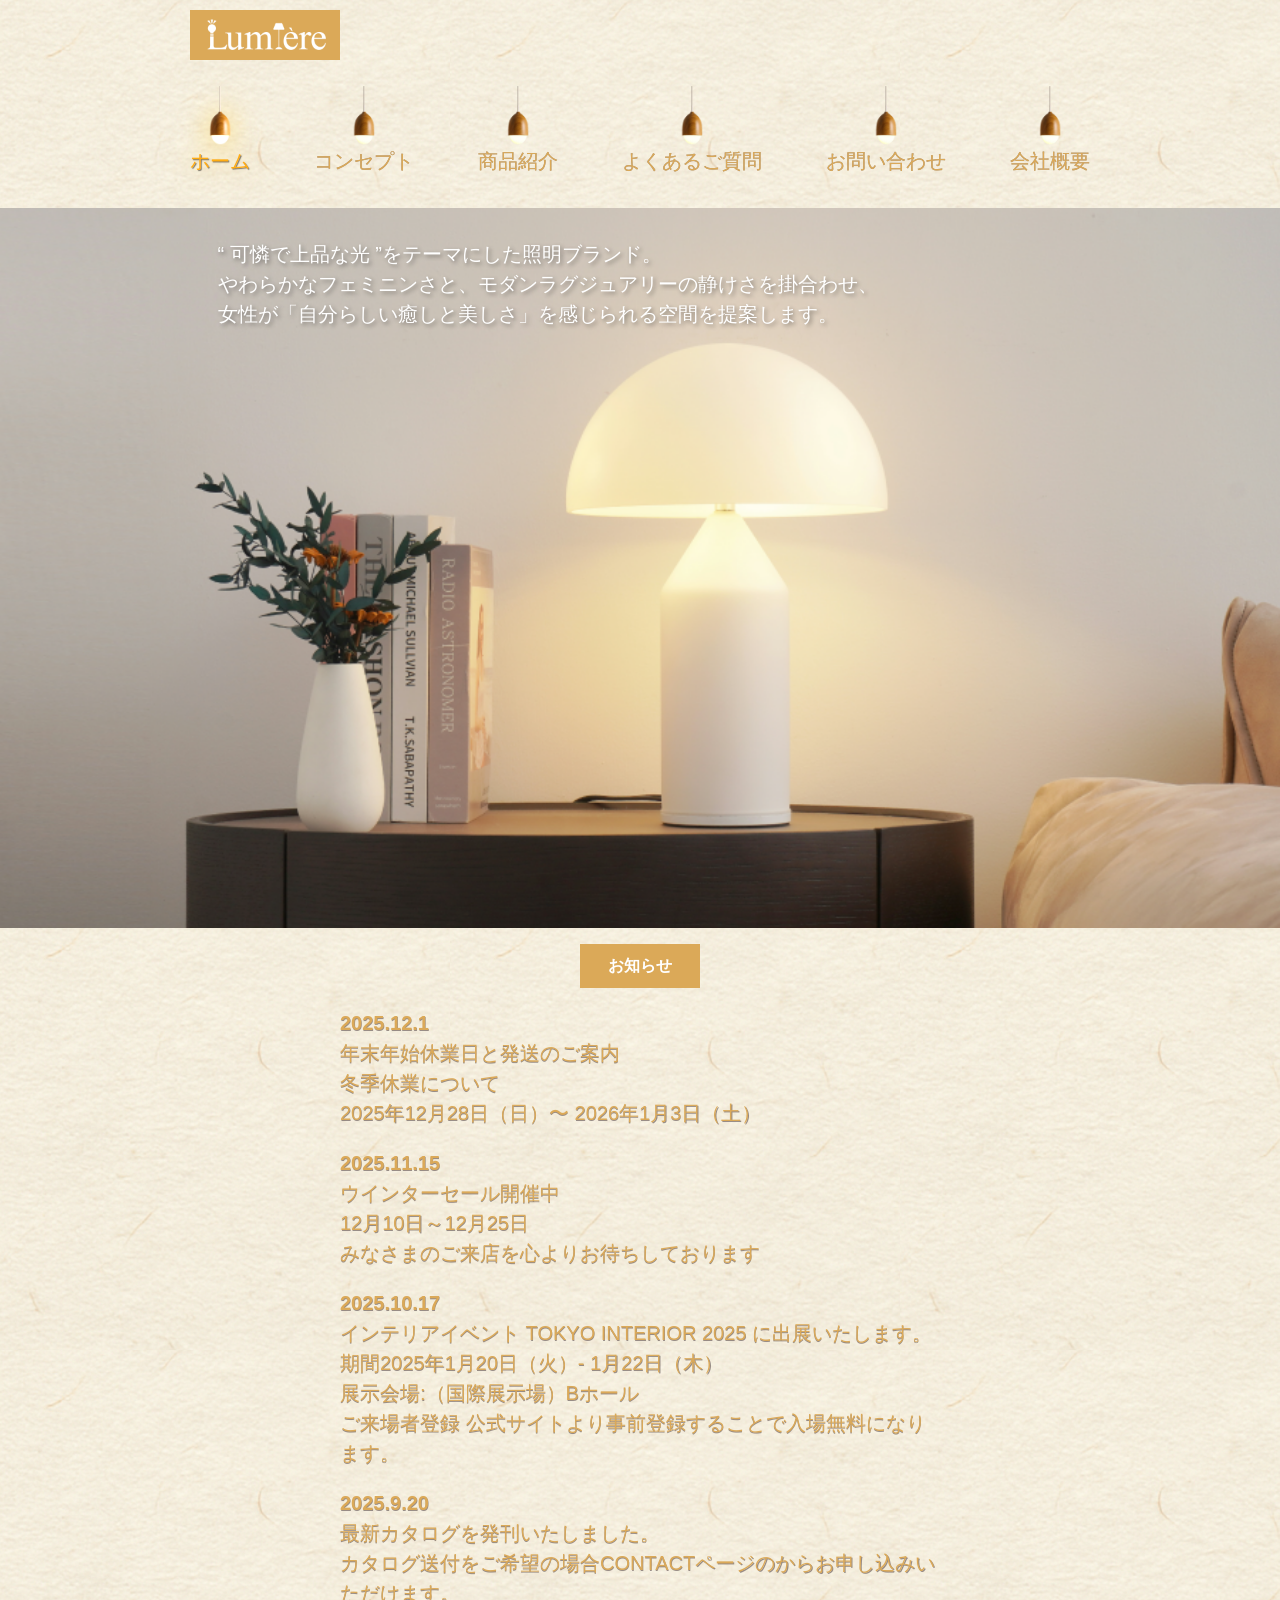
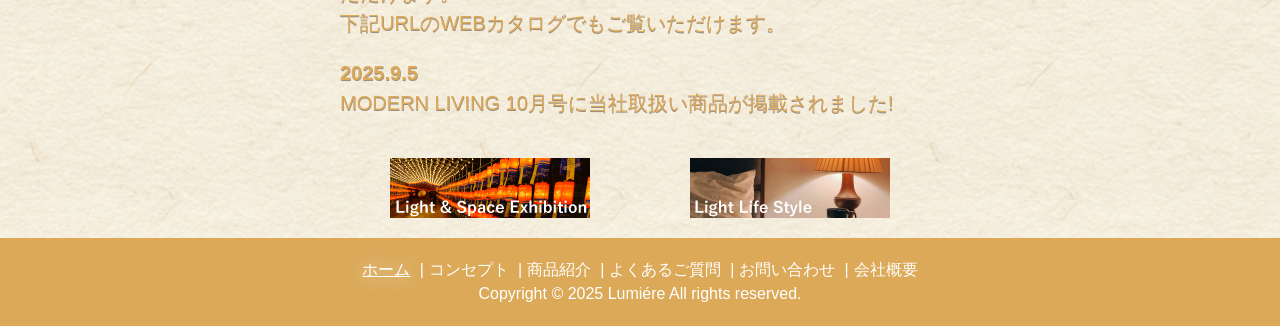
<file: index.html>
<!DOCTYPE html>
<html lang="ja" dir="ltr">
<head>
	<meta charset="UTF-8">
	<meta name="viewport" content="width=device-width, initial-scale=1.0">
	<meta name="description" content="都内にある照明専門ブランド「Lumière」の紹介サイトです。">
	<link rel="icon" href="assets/images/favicon.ico">
	<link rel="stylesheet" href="assets/css/reset.css">
	<link rel="stylesheet" href="assets/css/common.css" >
	<link rel="stylesheet" href="assets/css/common_sp.css" media="(max-width: 600px)">
	<link rel="stylesheet" href="assets/css/top.css">
	<title>トップページ Lumière</title>
</head>
<body id="top">
	<div class="header">
		<header>
			<h1><a href="index.html"><img src="assets/images/logo.png" alt="Lumière logo" width="150" height="50"></a></h1>
		</header>
		<hr>
		<nav>
			<input type="checkbox" id="menu">
			<label for="menu"><span></span></label>
			<ul>
				<li class="menu1"><a href="index.html">ホーム</a></li>
				<li class="menu2"><a href="concept/index.html">コンセプト</a></li>
				<li class="menu3"><a href="goods/index.html">商品紹介</a></li>
				<li class="menu4"><a href="faq/index.html">よくあるご質問</a></li>
				<li class="menu5"><a href="contact/index.html">お問い合わせ</a></li>
				<li class="menu6"><a href="company/index.html">会社概要</a></li>
			</ul>
		</nav>
	</div><!--  /.header-->
	<hr>
	<main>
		<div class="mv-wrapper">
			<p class="mv"><img src="assets/images/top/top_images/main.png" alt="" width="900" height="509" ></P>
			<p class="mv-text">&ldquo; 可憐で上品な光 &rdquo;をテーマにした照明ブランド。<br>
			やわらかなフェミニンさと、モダンラグジュアリーの静けさを掛合わせ、<br>
			女性が「自分らしい癒しと美しさ」を感じられる空間を提案します。</p>
		</div>
		<div class="content-wrapper">
			<h2>お知らせ</h2>
			<dl>
				<dt>2025.12.1</dt>
				<dd>年末年始休業日と発送のご案内<br>
				冬季休業について<br>
				2025年12月28日（日）〜 2026年1月3日（土）</dd>
				<dt>2025.11.15</dt>
				<dd>ウインターセール開催中<br>
				12月10日～12月25日<br>
				みなさまのご来店を心よりお待ちしております</dd>
				<dt>2025.10.17</dt>
				<dd>インテリアイベント TOKYO INTERIOR 2025 に出展いたします。<br>
				期間2025年1月20日（火）- 1月22日（木）<br>
				展示会場:（国際展示場）Bホール<br>
				ご来場者登録 公式サイトより事前登録することで入場無料になります。</dd>
				<dt>2025.9.20</dt>
				<dd>最新カタログを発刊いたしました。<br>
				カタログ送付をご希望の場合CONTACTページのからお申し込みいただけます。<br>
				下記URLのWEBカタログでもご覧いただけます。
				</dd>
				<dt>2025.9.5</dt>
				<dd>MODERN LIVING 10月号に当社取扱い商品が掲載されました!<br>
				</dd>
			</dl>
		</div><!--/.content-wrapper-->
	</main>
	<hr>
	<div class="banner">
		<p><img src="assets/images/top/top_images/banner1_03.png"></p>
		<p><img src="assets/images/top/top_images/banner2.png"></p>
	</div>
	<hr>
	<footer>
		<ul>
			<li class="menu1"><a href="index.html">ホーム</a></li>
			<li class="menu2"><a href="concept/index.html">コンセプト</a></li>
			<li class="menu3"><a href="goods/index.html">商品紹介</a></li>
			<li class="menu4"><a href="faq/index.html">よくあるご質問</a></li>
			<li class="menu5"><a href="contact/index.html">お問い合わせ</a></li>
			<li class="menu6"><a href="company/index.html">会社概要</a></li>
		</ul>
		<p><small>Copyright &copy; 2025 Lumiére All rights reserved.</small></p>
	</footer>
</body>
</html>
</file>
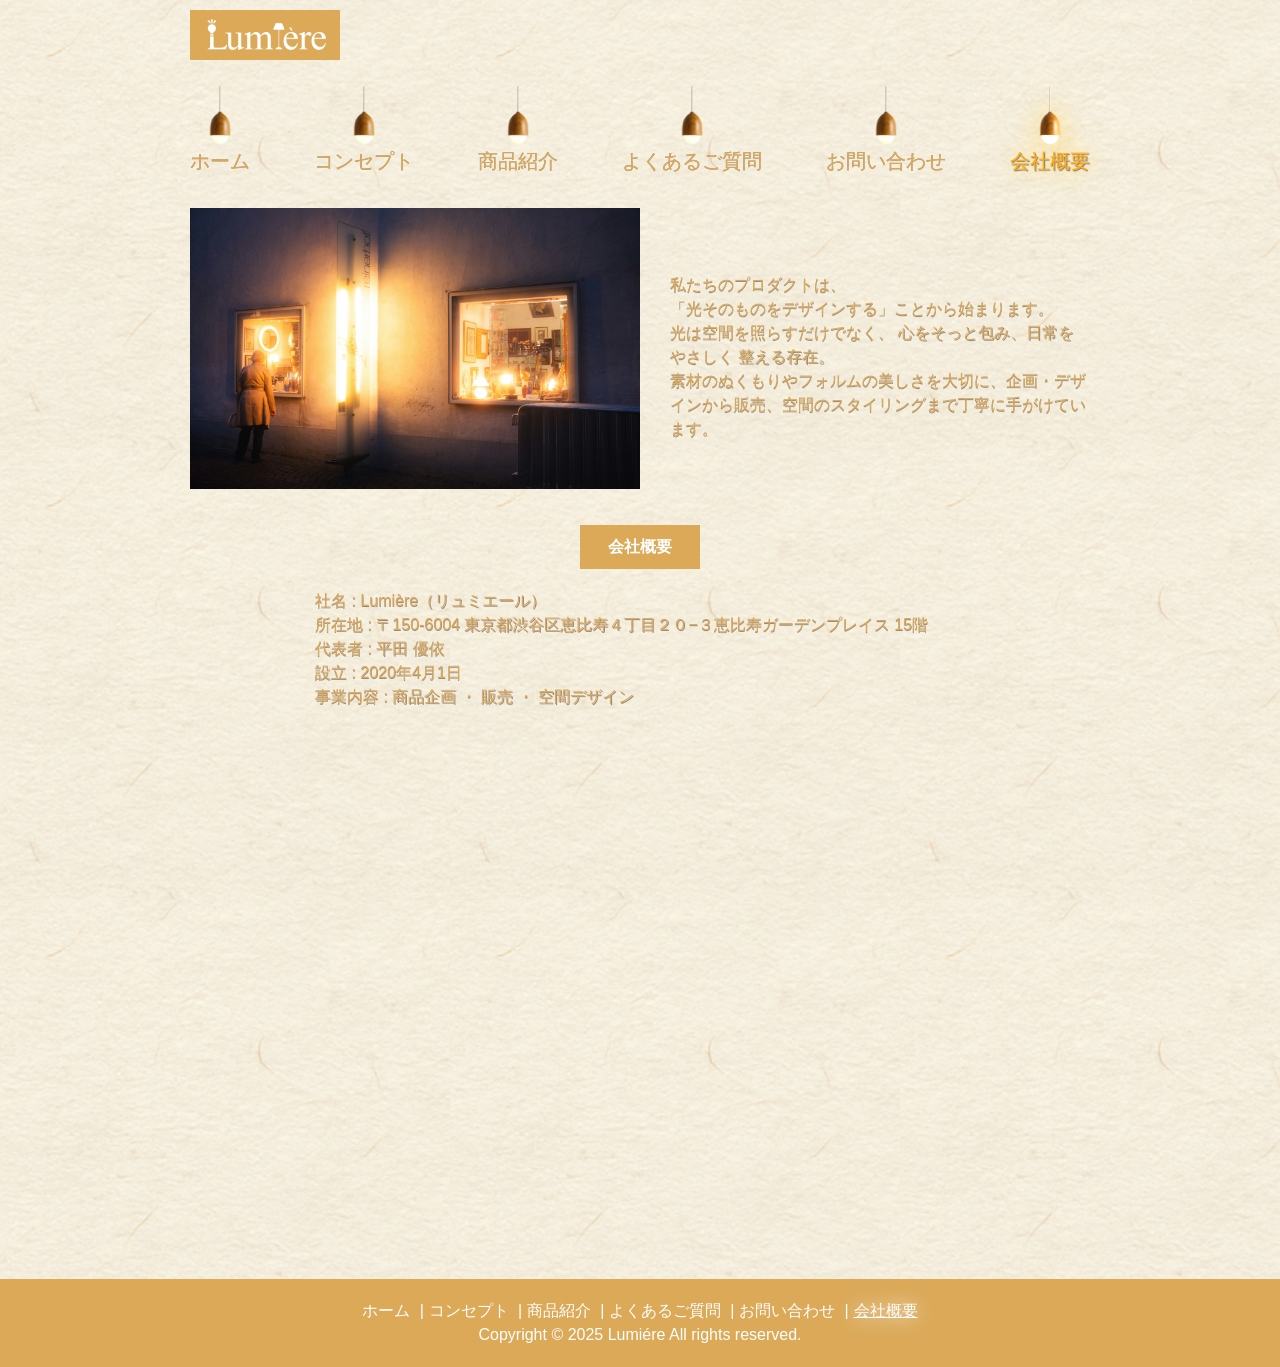
<file: company/index.html>
<!DOCTYPE html>
<html lang="ja" dir="ltr">
<head>
<meta charset="utf-8">
<meta name="viewport" content="width=device-width, initial-scale=1.0">
<meta name="description" content="Lumièreのブランド概要・所在地・事業内容などをご紹介。「光で心を満たす」をテーマに、デザインと品質の両面から上質なライティング空間をお届けしています。">
<title>会社概要 Lumière</title>
<link rel="icon" href="../assets/images/favicon.ico">
<link rel="stylesheet" href="../assets/css/reset.css">
<link rel="stylesheet" href="../assets/css/common.css" >
<link rel="stylesheet" href="../assets/css/common_sp.css" media="(max-width: 600px)">
<link rel="stylesheet" href="../assets/css/company.css">

</head>
<body id="company">
<!--会社概要(company)会社概要のプロダクトは左写真　右テキストで並べる スマホはは縦並びで-->
	<div class="header">
		<header>
			<h1><a href="../index.html"><img src="../assets/images/logo.png" alt="Lumière logo" width="150" height="50"></a></h1>
		</header>
		<hr>
		<nav>
			<input type="checkbox" id="menu">
			<label for="menu"><span></span></label>
			<ul>
				<li class="menu1"><a href="../index.html">ホーム</a></li>
				<li class="menu2"><a href="../concept/index.html">コンセプト</a></li>
				<li class="menu3"><a href="../goods/index.html">商品紹介</a></li>
				<li class="menu4"><a href="../faq/index.html">よくあるご質問</a></li>
				<li class="menu5"><a href="../contact/index.html">お問い合わせ</a></li>
				<li class="menu6"><a href="index.html">会社概要</a></li>
			</ul>
		</nav>
	</div><!--  /.header-->
	<hr>
	<main>
		<h2>プロダクト</h2>
		<div class="co_main">
			<p><img src="../assets/images/company/c2images/company2_01.png"></p>
			<p id="co_text">私たちのプロダクトは、<br>
			「光そのものをデザインする」ことから始まります。<br>
			光は空間を照らすだけでなく、
			心をそっと包み、日常をやさしく
			整える存在。<br>
			素材のぬくもりやフォルムの美しさを大切に、企画・デザインから販売、空間のスタイリングまで丁寧に手がけています。</p>
		</div><!-- /.co_main -->
		<h3>会社概要</h3>
		<div class="co_text">
			<p>社名 : Lumière（リュミエール）<br>
				所在地 : 〒150-6004 東京都渋谷区恵比寿４丁目２０−３恵比寿ガーデンプレイス 15階<br>
			代表者 : 平田 優依<br>
			設立 : 2020年4月1日<br>
			事業内容 : 商品企画 ・ 販売 ・ 空間デザイン</p>
		</div><!-- /.co_text -->
		<h2>アクセスマップ</h2>
			<!--グーグルマップで住所を検索、共有、地図を埋め込む、小中大カスタムサイズ-->
		<p class="map-wrapper">
			<iframe src="https://www.google.com/maps/embed?pb=!1m16!1m12!1m3!1d3242.4086259620685!2d139.71085707483516!3d35.64230278211304!2m3!1f0!2f0!3f0!3m2!1i1024!2i768!4f13.1!2m1!1z5p2x5Lqs6YO95riL6LC35Yy65oG15q-U5a-_77yU5LiB55uu77yS77yQ4oiS77yT5oG15q-U5a-_44Ks44O844OH44Oz44OX44Os44Kk44K5IDE16ZqO!5e0!3m2!1sja!2sjp!4v1762309016581!5m2!1sja!2sjp" width="800" height="500" style="border:0;" allowfullscreen="" loading="lazy" referrerpolicy="no-referrer-when-downgrade"></iframe>
		</p>
	</main>
	<hr>
	<footer>
		<ul>
			<li class="menu1"><a href="../index.html">ホーム</a></li>
			<li class="menu2"><a href="../concept/index.html">コンセプト</a></li>
			<li class="menu3"><a href="../goods/index.html">商品紹介</a></li>
			<li class="menu4"><a href="../faq/index.html">よくあるご質問</a></li>
			<li class="menu5"><a href="../contact/index.html">お問い合わせ</a></li>
			<li class="menu6"><a href="index.html">会社概要</a></li>
		</ul>
		<p><small>Copyright &copy; 2025 Lumiére All rights reserved.</small></p>
	</footer>
</body>
</html>
</file>
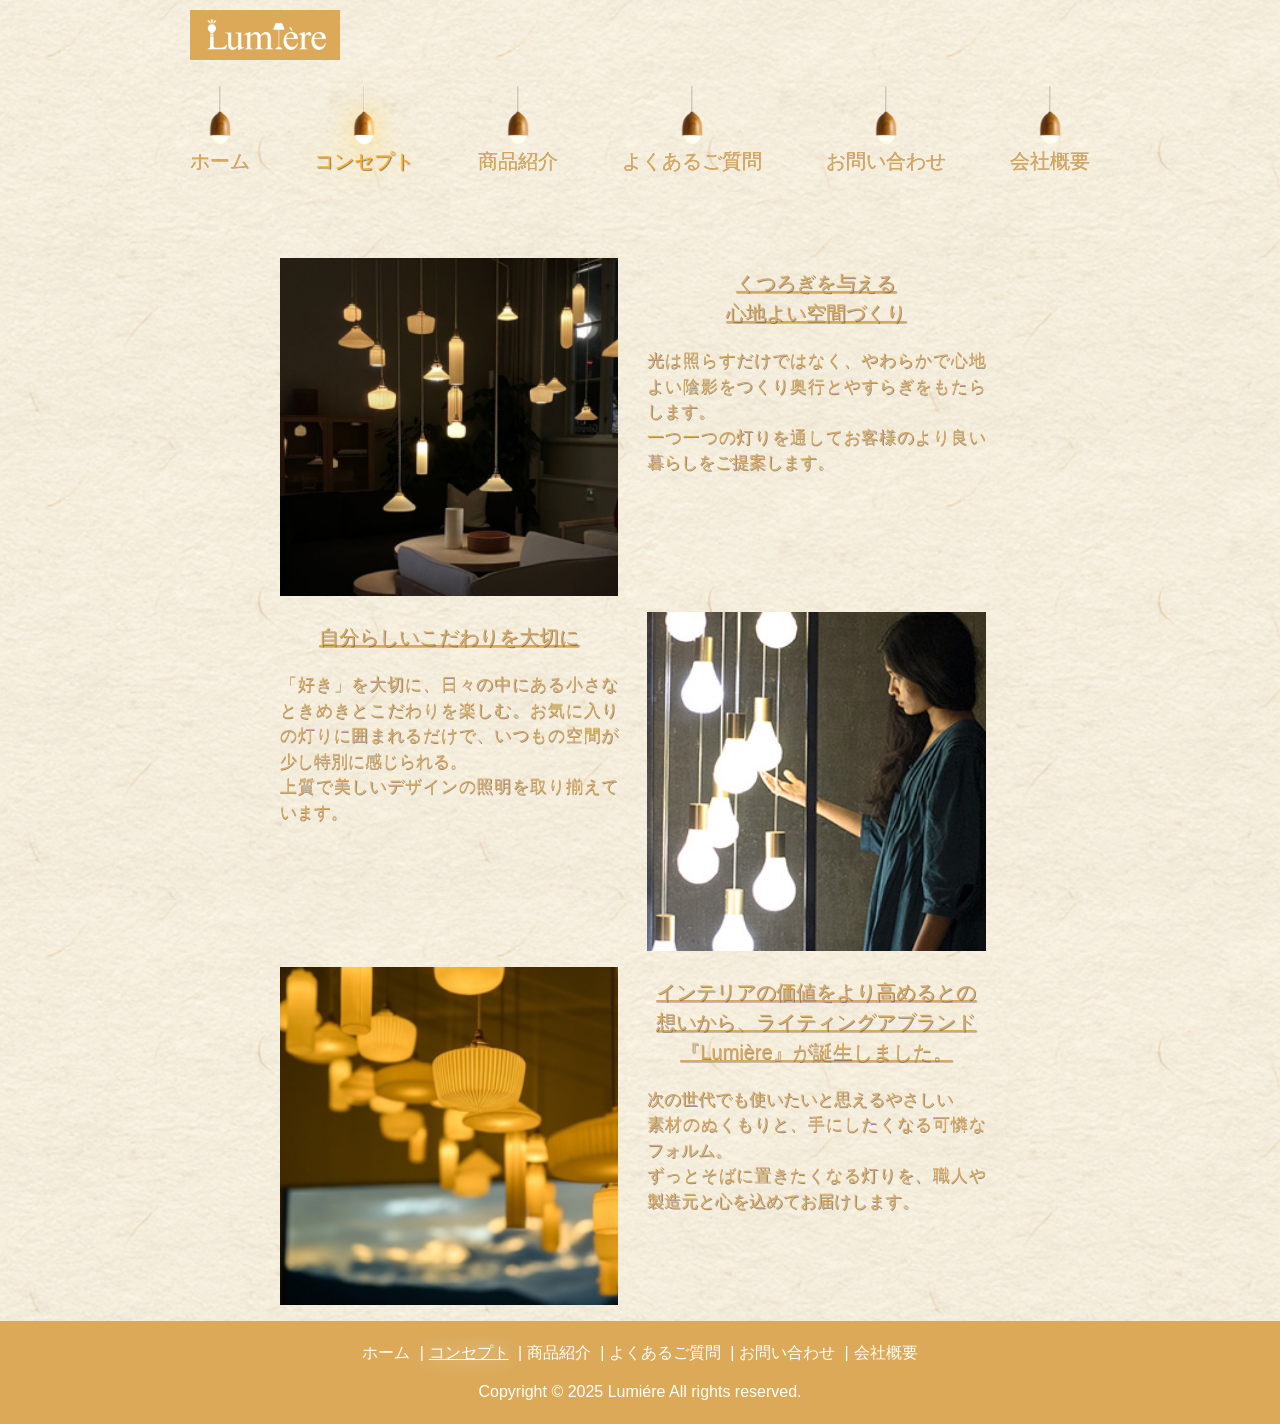
<file: concept/index.html>
<!DOCTYPE html>
<html lang="ja">

<head>
	<meta charset="UTF-8">
	<meta name="viewport" content="width=device-width, initial-scale=1.0">
	<meta name="description"
		content="Lumièreが大切にしているのは、“光のやさしさ”と“自分らしい心地よさ”。モダンで上品な空間に、かわいらしさをひとしずく添えるブランドストーリーを紹介します。">
	<link rel="icon" href="../assets/images/favicon.ico">
	<link rel="stylesheet" href="../assets/css/reset.css">
	<link rel="stylesheet" href="../assets/css/common.css">
	<link rel="stylesheet" href="../assets/css/common_sp.css" media="(max-width: 600px)">
	<link rel="stylesheet" href="../assets/css/concept.css">

	<title>コンセプト Lumière</title>
</head>

<body id="concept">
	<div class="header">
		<header>
			<h1><a href="../index.html"><img src="../assets/images/logo.png" alt="Lumière logo" width="150" height="50"></a></h1>

		</header>
		<hr>
		<nav>
			<input type="checkbox" id="menu">
			<label for="menu"><span></span></label>
			<ul>
				<li class="menu1"><a href="../index.html">ホーム</a></li>
				<li class="menu2"><a href="index.html">コンセプト</a></li>
				<li class="menu3"><a href="../goods/index.html">商品紹介</a></li>
				<li class="menu4"><a href="../faq/index.html">よくあるご質問</a></li>
				<li class="menu5"><a href="../contact/index.html">お問い合わせ</a></li>
				<li class="menu6"><a href="../company/index.html">会社概要</a></li>
			</ul>
		</nav>
	</div>
	<hr>
	<main>
		<div class="concept1">
			<div id="img1">
			<img src="../assets/images/concept/concept1.png" alt="" width="280" height="280">
			</div>
			<dl id="text1">
				<dt>くつろぎを与える<br>心地よい空間づくり</dt>
				<dd>光は照らすだけではなく、<br class="sp-only">やわらかで心地よい陰影をつくり<br class="sp-only">奥行とやすらぎをもたらします。<br>
					一つ一つの灯りを通してお客様の<br class="sp-only">より良い暮らしをご提案します。</dd>
			</dl>
		</div>
		<div class="concept1">

			<dl id="text1">
				<dt>自分らしい<br class="sp-only">こだわりを大切に</dt>
				<dd>「好き」を大切に、<br class="sp-only">日々の中にある小さなときめきと<br class="sp-only">こだわりを楽しむ。<br class="sp-only">お気に入りの灯りに囲まれるだけで、いつもの空間が少し特別に感じられる。<br>
					上質で美しいデザインの照明を取り揃えています。</dd>
			</dl>
			<div id="img1">
			<img src="../assets/images/concept/concept2.png" alt="" width="280" height="280">
			</div>
		</div>
		<div class="concept1">
			<div id="img1">
			<img src="../assets/images/concept/concept4.png" alt="" width="280" height="280">
			</div>
			<dl id="text1">
				<dt>インテリアの価値をより高めるとの想いから、<br class="sp-only">ライティングアブランド<br class="sp-only">『Lumière』が<br class="sp-only">誕生しました。</dt>
				<dd>次の世代でも使いたいと思えるやさしい<br class="sp-notonly">素材のぬくもりと、<br class="sp-only">手にしたくなる可憐なフォルム。<br>
					ずっとそばに置きたくなる灯りを、<br class="sp-only">職人や製造元と心を込めてお届けします。</dd>
			</dl>
		</div>
	</main>

	<hr>
	<footer>
		<ul>
			<li class="menu1"><a href="../index.html">ホーム</a></li>
			<li class="menu2"><a href="index.html">コンセプト</a></li>
			<li class="menu3"><a href="../goods/index.html">商品紹介</a></li>
			<li class="menu4"><a href="../faq/index.html">よくあるご質問</a></li>
			<li class="menu5"><a href="../contact/index.html">お問い合わせ</a></li>
			<li class="menu6"><a href="../company/index.html">会社概要</a></li>
		</ul>
		<p><small>Copyright &copy; 2025 Lumiére All rights reserved.</small></p>
	</footer>
</body>

</html>
</file>
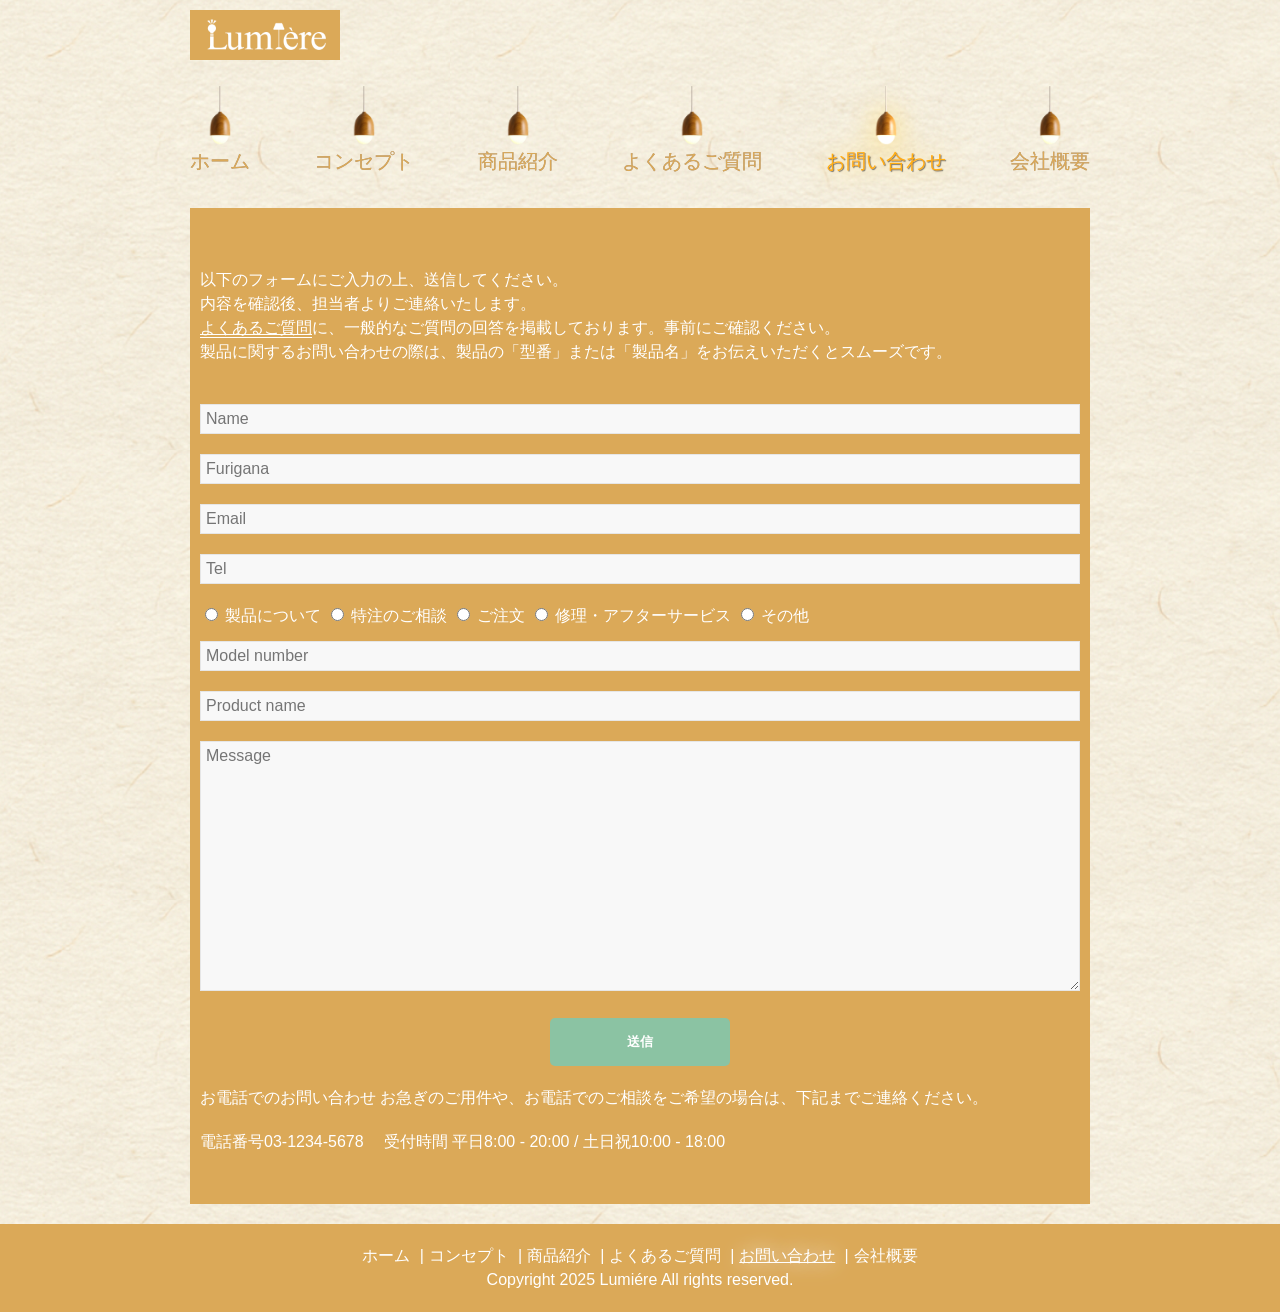
<file: contact/index.html>
<!DOCTYPE html>
<html lang="ja">

<head>
	<meta charset="UTF-8">
	<meta name="viewport" content="width=device-width, initial-scale=1.0">
	<meta name="description" content="都内にある照明専門ブランド「Lumière」の紹介サイトです。">
	<link rel="icon" href="../assets/images/favicon.ico">
	<link rel="stylesheet" href="../assets/css/reset.css">
	<link rel="stylesheet" href="../assets/css/common.css">
	<link rel="stylesheet" href="../assets/css/common_sp.css" media="(max-width: 600px)">
	<link rel="stylesheet" href="../assets/css/contact.css">

	<title>お問い合わせフォーム Lumière</title>
</head>

<body id="contact">
	<div class="header">
		<header>
			<h1><a href="../index.html"><img src="../assets/images/logo.png" alt="Lumière logo" width="150" height="50"></a></h1>
		</header>
		<hr>
		<nav>
			<input type="checkbox" id="menu">
			<label for="menu"><span></span></label>
			<ul>
				<li class="menu1"><a href="../index.html">ホーム</a></li>
				<li class="menu2"><a href="../concept/index.html">コンセプト</a></li>
				<li class="menu3"><a href="../goods/index.html">商品紹介</a></li>
				<li class="menu4"><a href="../faq/index.html">よくあるご質問</a></li>
				<li class="menu5"><a href="index.html">お問い合わせ</a></li>
				<li class="menu6"><a href="../company/index.html">会社概要</a></li>
			</ul>
		</nav>
	</div><!--  /.header-->
	<hr>
	<main><!-- ここから -->
		<div class="inner contact">
			<h2>Contact Us</h2>
			<div id="setumei">
				<p>以下のフォームにご入力の上、送信してください。<br>
					内容を確認後、担当者よりご連絡いたします。</p>
				<p><a href="../faq/index.html">よくあるご質問</a>に、一般的なご質問の回答を掲載しております。事前にご確認ください。<br>
					製品に関するお問い合わせの際は、製品の「型番」または「製品名」をお伝えいただくとスムーズです。</p>
			</div>

			<!-- Form Area -->
			<div class="contact-form">

				<!-- Form -->
				<form id="contact-us" method="post" action="index_answer.html" onsubmit="return validateForm()">
					<!-- Left Inputs -->
					<div class="col-xs-6 wow animated slideInLeft" data-wow-delay=".5s">
						<!-- Name -->
						<input type="text" name="name" id="name" required="required" class="form" placeholder="Name" />
						<input type="text" name="furigana" id="furigana" required="required" class="form"
							placeholder="Furigana" />

						<!-- Email -->
						<input type="email" name="mail" id="mail" required="required" class="form"
							placeholder="Email" />
						<!-- tel -->
						<input type="tel" name="tel" id="tel" required="required" class="form" placeholder="Tel" />

						
						<input type="radio" id="category1" name="category">
						<label for="category1">製品について</label><br class="sp-only">
						<input type="radio" id="category2" name="category">
						<label for="category2">特注のご相談</label><br class="sp-only">
						<input type="radio" id="category3" name="category">
						<label for="category3">ご注文</label><br class="sp-only">
						<input type="radio" id="category4" name="category">
						<label for="category4">修理・アフターサービス</label><br class="sp-only">
						<input type="radio" id="category5" name="category">
						<label for="category5">その他</label><br class="sp-only">

					


						<!-- Subject -->
						<input type="text" name="model number" id="model number" required="model number" class="form"
							placeholder="Model number" />
						<input type="text" name="product name" id="product name" required="product name" class="form"
							placeholder="Product name" />


						<!-- Right Inputs -->

						<!-- Message -->
						<textarea name="message" id="message" class="form textarea" placeholder="Message"></textarea>
					</div><!-- End Right Inputs -->
					<!-- Bottom Submit -->
					<div class="relative fullwidth col-xs-12">
						<!-- Send Button -->
						<button type="submit" id="submit" name="submit" class="form-btn semibold">送信</button>
					</div><!-- End Bottom Submit -->
					<!-- Clear -->
					<div class="clear">
						<p>お電話でのお問い合わせ
							お急ぎのご用件や、お電話でのご相談をご希望の場合は、下記までご連絡ください。</p>
					</div>
					<address>電話番号03-1234-5678</address>
					<p>受付時間 平日8:00 - 20:00 / 土日祝10:00 - 18:00</p>


				</form>

				<!-- Your Mail Message -->
				<div class="mail-message-area">
					<!-- Message -->
					<div class="alert gray-bg mail-message not-visible-message">
						<strong>ありがとうございました。</strong><br>
						 お問い合わせを受け付けました。
					</div>
				</div>

			</div><!-- End Contact Form Area -->
		</div><!-- End Inner -->
	</main>
	<hr>
	<footer>
		<ul>
			<li class="menu1"><a href="../index.html">ホーム</a></li>
				<li class="menu2"><a href="../concept/index.html">コンセプト</a></li>
				<li class="menu3"><a href="../goods/index.html">商品紹介</a></li>
				<li class="menu4"><a href="../faq/index.html">よくあるご質問</a></li>
				<li class="menu5"><a href="index.html">お問い合わせ</a></li>
				<li class="menu6"><a href="../company/index.html">会社概要</a></li>
		</ul>
		<p><small>Copyright 2025 Lumiére All rights reserved.</small></p>
	</footer>
</body>
<script>
function validateForm(event) {
	const form = document.getElementById("contact-us");
	const requiredFields = form.querySelectorAll("[required]");
	let isValid = true;

	// 各必須項目チェック
	requiredFields.forEach(field => {
		if (!field.value.trim()) {
			isValid = false;
			field.style.border = "2px solid red"; // 未入力項目を赤枠で強調
		} else {
			field.style.border = ""; // 入力済みならリセット
		}
	});

	// ラジオボタン（お問い合わせ種別）のチェック
	const radioChecked = form.querySelector('input[name="category"]:checked');
	if (!radioChecked) {
		isValid = false;
		alert("お問い合わせの種別を選択してください。");
		return false;
	}

	// 未入力があれば送信ストップ
	if (!isValid) {
		alert("すべての必須項目を入力してください。");
		event.preventDefault(); // フォーム送信をブロック
		return false;
	}

	// すべてOKなら送信許可
	return true;
}
</script>
</html>
</file>
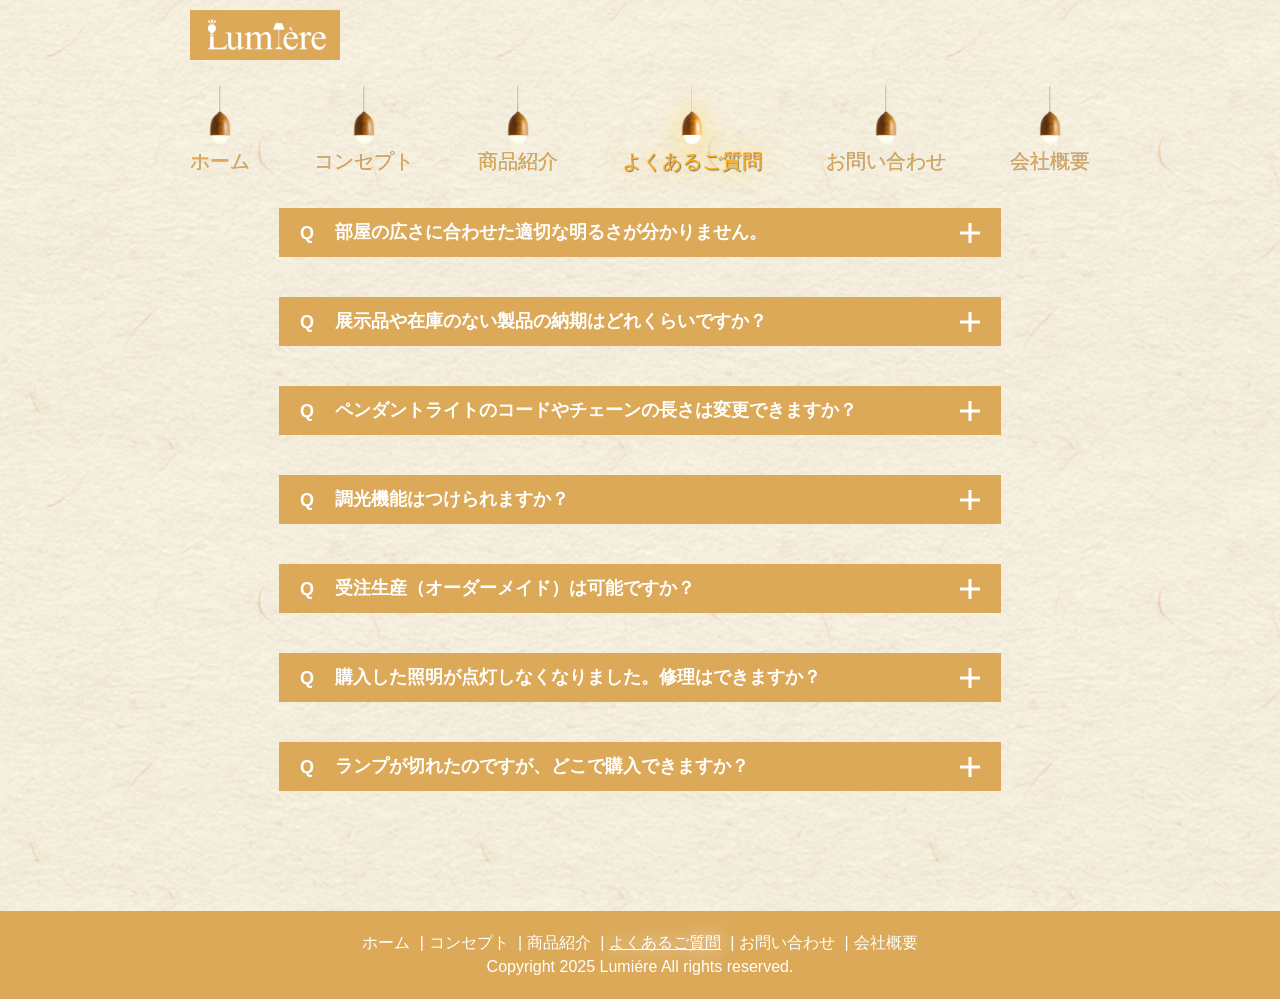
<file: faq/index.html>
<!DOCTYPE html>
<html lang="ja" dir="ltr">
<head>
<meta charset="utf-8">
<meta name="viewport" content="width=device-width, initial-scale=1.0">
<meta name="description" content="照明の選び方や設置方法、メンテナンスなど、暮らしの中の“光の悩み”に寄り添うQ&amp;Aをご用意しました。安心して長く使っていただけるサポート情報を掲載しています。
">
<title>お問い合わせ Lumière</title>
<link rel="icon" href="../assets/images/favicon.ico">
<link rel="stylesheet" href="../assets/css/reset.css">
<link rel="stylesheet" href="../assets/css/common.css">
	<link rel="stylesheet" href="../assets/css/common_sp.css" media="(max-width: 600px)">
<link rel="stylesheet" href="../assets/css/faq.css">
<script src="../assets/js/faq.js"></script>
</head>
<body id="faq">
	<div class="header">
<!--会社概要(company)会社概要のプロダクトは左写真　右テキストで並べる スマホはは縦並びで-->
		<header>
			<h1><a href="../index.html"><img src="../assets/images/logo.png" alt="Lumière logo" width="150" height="50"></a></h1>
		</header>
		<hr>
		<nav>
			<input type="checkbox" id="menu">
			<label for="menu"><span></span></label>
			<ul>
				<li class="menu1"><a href="../index.html">ホーム</a></li>
				<li class="menu2"><a href="../concept/index.html">コンセプト</a></li>
				<li class="menu3"><a href="../goods/index.html">商品紹介</a></li>
				<li class="menu4"><a href="../faq/index.html">よくあるご質問</a></li>
				<li class="menu5"><a href="../contact/index.html">お問い合わせ</a></li>
				<li class="menu6"><a href="../company/index.html">会社概要</a></li>
			</ul>
		</nav>
	</div><!--  /.header-->
	<main>
		<h2>よくあるご質問</h2>
<div class="faq-item">

  <div class="faq-question__wrap">
    <h3 class="faq-question__title">部屋の広さに合わせた適切な明るさが分かりません。</h3>
    <span class="minus-icon"></span>
    <span class="plus-icon"></span>
  </div>

  <div class="faq-answer__wrap">
    <p class="faq-answer__title"> </p>
    <p class="faq-answer__text">一般的な目安はございますが、光の感じ方は、内装の色、窓の大きさ、ご希望の雰囲気によって大きく異なります。お部屋の図面（間取り図）や内装写真、ご希望のテイストを添えていただければ、当店のライティングアドバイザーが最適な製品と配置を個別にご提案させていただきます。</p>
  </div>

</div><!-- faq-item end -->

<div class="faq-item">

  <div class="faq-question__wrap">
    <h3 class="faq-question__title">展示品や在庫のない製品の納期はどれくらいですか？</h3>
    <span class="minus-icon"></span>
    <span class="plus-icon"></span>
  </div>

  <div class="faq-answer__wrap">
    <p class="faq-answer__title"> </p>
    <p class="faq-answer__text">国内在庫品であれば通常3～5営業日での発送となります。海外のデザイナーズブランド品や受注生産品につきましては、2週間～1ヶ月程度かかる場合がございます。お急ぎの場合は、ご注文前に製品名と共にお問い合わせください。
</p>
  </div>

</div><!-- faq-item end -->

<div class="faq-item">

  <div class="faq-question__wrap">
    <h3 class="faq-question__title">ペンダントライトのコードやチェーンの長さは変更できますか？</h3>
    <span class="minus-icon"></span>
    <span class="plus-icon"></span>
  </div>

  <div class="faq-answer__wrap">
    <p class="faq-answer__title"> </p>
    <p class="faq-answer__text">一部の製品ではコードカット（長さ調整）のオプションを承っております。ただし、別途費用が発生する場合がございます。</p>
  </div>

</div><!-- faq-item end -->

<div class="faq-item">

  <div class="faq-question__wrap">
    <h3 class="faq-question__title">調光機能はつけられますか？</h3>
    <span class="minus-icon"></span>
    <span class="plus-icon"></span>
  </div>

  <div class="faq-answer__wrap">
    <p class="faq-answer__title"> </p>
    <p class="faq-answer__text">製品によります。 LED内蔵型や海外製品の一部は、後付けが難しい場合がございます。ご希望の製品名をお知らせいただければ、最適な調光方法をご提案いたします。</p>
  </div>

</div><!-- faq-item end -->

<div class="faq-item">

  <div class="faq-question__wrap">
    <h3 class="faq-question__title">受注生産（オーダーメイド）は可能ですか？</h3>
    <span class="minus-icon"></span>
    <span class="plus-icon"></span>
  </div>

  <div class="faq-answer__wrap">
    <p class="faq-answer__title"> </p>
    <p class="faq-answer__text">はい、可能です。特注のサイズや仕上げ、特注色での製作、または海外ブランド品の特別なお取り寄せなど、お客様の空間に合わせたオーダーを承っております。まずはお気軽にご希望をお聞かせください。なお、受注生産品は、製作期間として通常2ヶ月～3ヶ月程度のお時間を頂戴いたします。</p>
  </div>

</div><!-- faq-item end -->

<div class="faq-item">

  <div class="faq-question__wrap">
    <h3 class="faq-question__title">購入した照明が点灯しなくなりました。修理はできますか？</h3>
    <span class="minus-icon"></span>
    <span class="plus-icon"></span>
  </div>

  <div class="faq-answer__wrap">
    <p class="faq-answer__title"> </p>
    <p class="faq-answer__text">修理を承ります。まずは製品の型番とご購入時期、故障状況を詳しくご連絡ください。保証期間内の場合は無償修理、期間外の場合は有償での対応となります。状況によってはランプ交換のみで解決する場合がございますので、併せてご確認ください。</p>
  </div>

</div><!-- faq-item end -->

<div class="faq-item">

  <div class="faq-question__wrap">
    <h3 class="faq-question__title">ランプが切れたのですが、どこで購入できますか？</h3>
    <span class="minus-icon"></span>
    <span class="plus-icon"></span>
  </div>

  <div class="faq-answer__wrap">
    <p class="faq-answer__title"> </p>
    <p class="faq-answer__text">一般的な口金のランプは家電量販店やホームセンターでもご購入いただけます。特殊な形状や調光対応ランプ、海外製品の専用ランプにつきましては、当店でもお取り寄せが可能ですので、お気軽にお問い合わせください。</p>
  </div>

</div><!-- faq-item end -->

	</main>
	<hr>
	<footer>
		<ul>
			<li class="menu1"><a href="../index.html">ホーム</a></li>
			<li class="menu2"><a href="../concept/index.html">コンセプト</a></li>
			<li class="menu3"><a href="../goods/index.html">商品紹介</a></li>
			<li class="menu4"><a href="../faq/index.html">よくあるご質問</a></li>
			<li class="menu5"><a href="../contact/index.html">お問い合わせ</a></li>
			<li class="menu6"><a href="../company/index.html">会社概要</a></li>
		</ul>
		<p><small>Copyright 2025 Lumiére All rights reserved.</small></p>
	</footer>
</body>
</html>
</file>
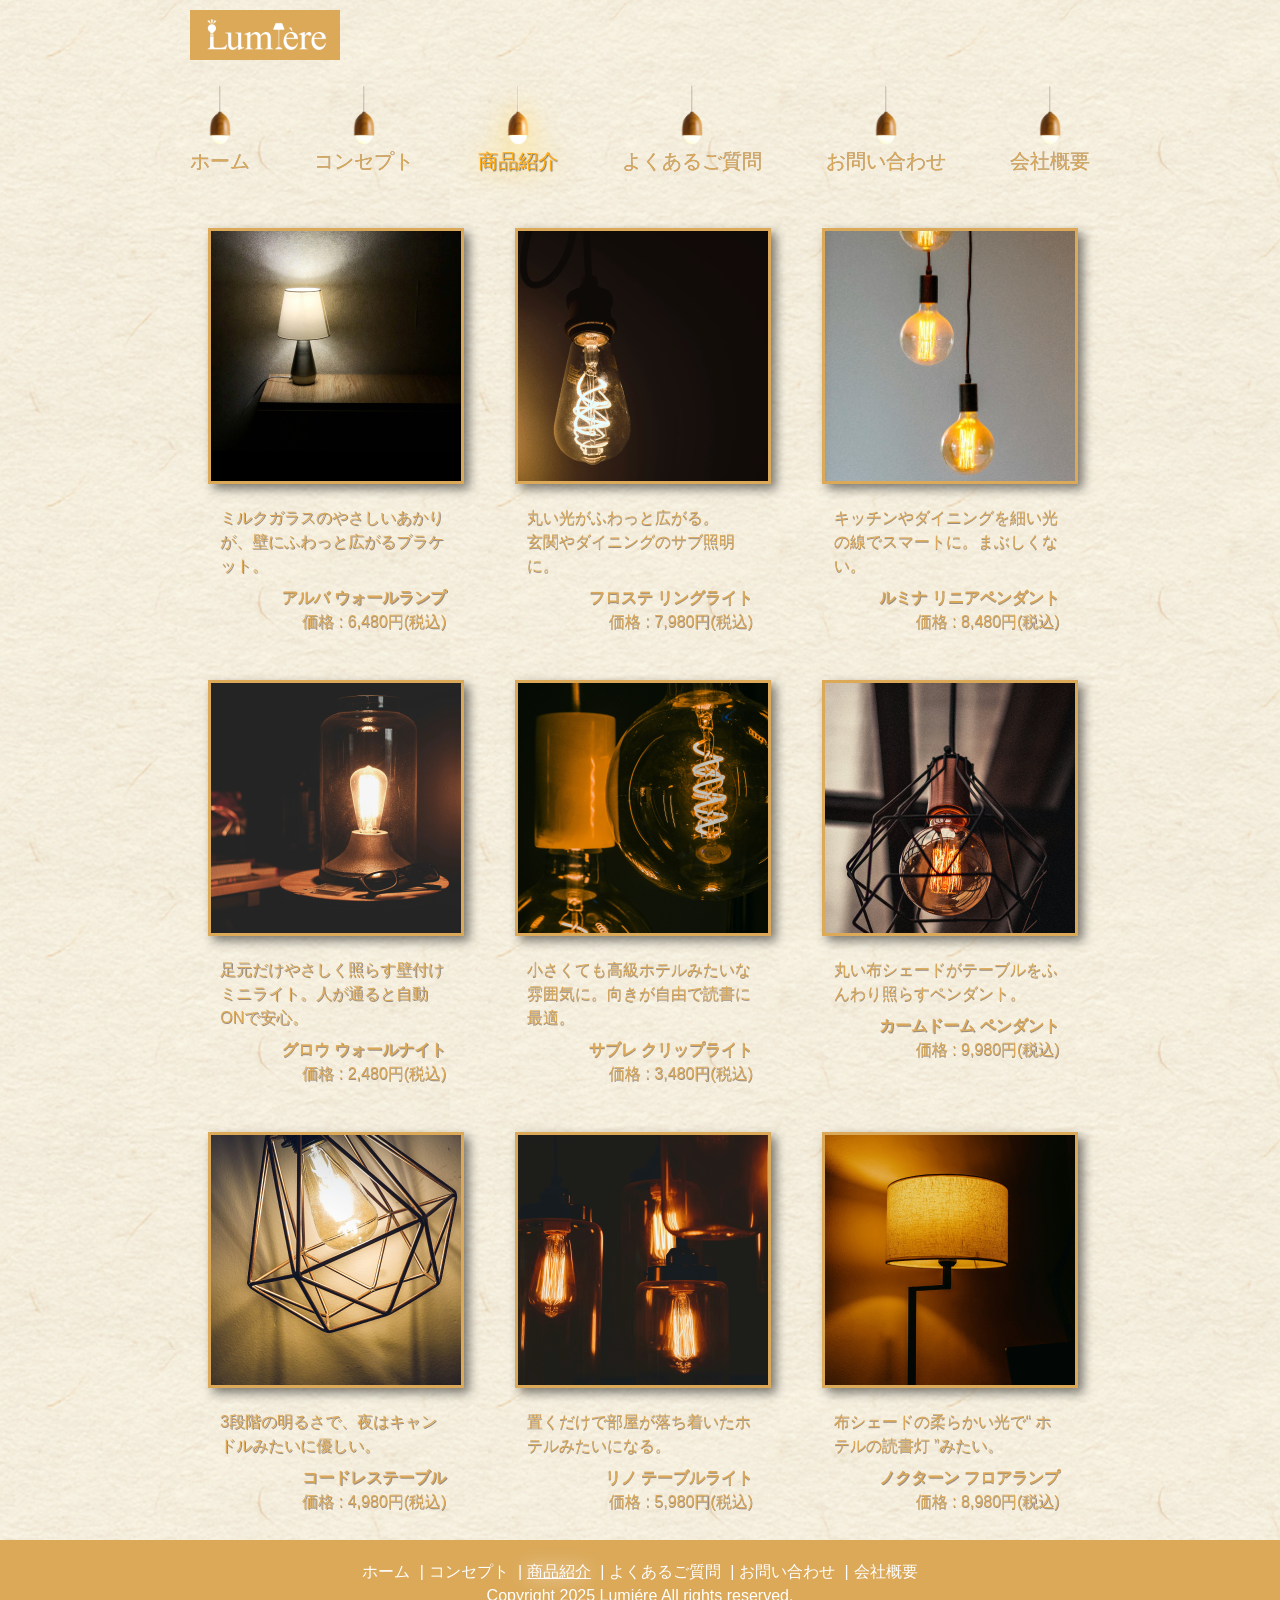
<file: goods/index.html>
<!DOCTYPE html>
<html lang="ja" dir="ltr">
<head>
<meta charset="utf-8">
<meta name="viewport" content="width=device-width, initial-scale=1.0">
<meta name="description" content="暮らしをやさしく照らす照明コレクション。素材の質感やフォルムの美しさにこだわり、毎日の空間を少しだけ特別にするアイテムをラインナップしています。">
<title>商品紹介 Lumière</title>
<link rel="icon" href="../assets/images/favicon.ico">
<link rel="stylesheet" href="../assets/css/reset.css">
	<link rel="stylesheet" href="../assets/css/common.css" >
	<link rel="stylesheet" href="../assets/css/common_sp.css" media="(max-width: 600px)">
	<link rel="stylesheet" href="../assets/css/goods.css">
</head>
<body id="goods">
<!--会社概要(company)会社概要のプロダクトは左写真　右テキストで並べる スマホはは縦並びで-->

	<div class="header">
		<header>
			<h1><a href="../index.html"><img src="../assets/images/logo.png" alt="Lumière logo" width="150" height="50"></a></h1>
		</header>
		<hr>
		<nav>
			<input type="checkbox" id="menu">
			<label for="menu"><span></span></label>
			<ul>
				<li class="menu1"><a href="../index.html">ホーム</a></li>
				<li class="menu2"><a href="../concept/index.html">コンセプト</a></li>
				<li class="menu3"><a href="../goods/index.html">商品紹介</a></li>
				<li class="menu4"><a href="../faq/index.html">よくあるご質問</a></li>
				<li class="menu5"><a href="../contact/index.html">お問い合わせ</a></li>
				<li class="menu6"><a href="../company/index.html">会社概要</a></li>
			</ul>
		</nav>
	</div><!--  /.header-->
	<hr>
	<main>
		<h2>商品紹介</h2>
		<dl class="info gridArea">
			<div>
				<dt><img src="../assets/images/goods/9images/h1.png" alt="リノ テーブルライト" class="bordered-image"></dt>
				<dd>
					<p class="desc">ミルクガラスのやさしいあかりが、壁にふわっと広がるブラケット。</p>
					<p class="name"><span>アルバ ウォールランプ</span></p>
					<p class="price">価格 : 6,480円(税込)</p>
					</dd>
			</div>
			<div>
				<dt><img src="../assets/images/goods/9images/h2.png" alt="カームドーム ペンダント" class="bordered-image"></dt>
				<dd>
					<p class="desc">丸い光がふわっと広がる。<br>
					玄関やダイニングのサブ照明に。</p>
					<p class="name"><span>フロステ リングライト</span></p>
					<p class="price">価格 : 7,980円(税込)</p>
			</dd>
			</div>
			<div>
				<dt><img src="../assets/images/goods/9images/h3.png" alt="アルバ ウォールランプ" class="bordered-image"></dt>
				<dd>
					<p class="desc">キッチンやダイニングを細い光の線でスマートに。まぶしくない。</p>
					<p class="name"><span>ルミナ リニアペンダント</span></p>
					<p class="price">価格 : 8,480円(税込)</p>
			</dd>
			</div>
			<div>
				<dt>
					<img src="../assets/images/goods/9images/h4.png" alt="ノクターン フロアランプ" class="bordered-image">
				</dt>
				<dd>
					<p class="desc">足元だけやさしく照らす壁付けミニライト。人が通ると自動ONで安心。</p>
					<p class="name"><span>グロウ ウォールナイト</span></p>
					<p class="price">価格 : 2,480円(税込)</p>
				</dd>
			</div>
			<div>
				<dt>
					<img src="../assets/images/goods/9images/h5.png" alt="ルミナ リニアペンダント" class="bordered-image">
				</dt>
				<dd>
					<p class="desc">小さくても高級ホテルみたいな雰囲気に。向きが自由で読書に最適。</p>
					<p class="name"><span>サブレ クリップライト</span></p>
					<p class="price">価格 : 3,480円(税込)</p>
				</dd>
			</div>
			<div>
				<dt>
					<img src="../assets/images/goods/9images/h6.png" alt="フロステ リングライト" class="bordered-image">
				</dt>
				<dd>
					<p class="desc">丸い布シェードがテーブルをふんわり照らすペンダント。</p>
					<p class="name"><span>カームドーム ペンダント</span></p>
					<p class="price">価格 : 9,980円(税込)</p>
				</dd>
			</div>
			<div>
				<dt>
					<img src="../assets/images/goods/9images/h7.png" alt="ポワン コードレステーブル" class="bordered-image">
				</dt>
				<dd>
					<p class="desc">3段階の明るさで、夜はキャンドルみたいに優しい。</p>
					<p class="name"><span>コードレステーブル</span></p>
					<p class="price">価格 : 4,980円(税込)</p>
				</dd>
			</div>
			<div>
				<dt>
					<img src="../assets/images/goods/9images/h8.png" alt="サブレ クリップライト" class="bordered-image">
				</dt>
				<dd>
					<p class="desc">置くだけで部屋が落ち着いたホテルみたいになる。</p>
					<p class="name"><span>リノ テーブルライト</span></p>
					<p class="price">価格 : 5,980円(税込)</p>
				</dd>
			</div>
			<div>
				<dt>
					<img src="../assets/images/goods/9images/h9.png" alt="グロウ ウォールナイト" class="bordered-image">
				</dt>
				<dd>
					<p class="desc">布シェードの柔らかい光で&ldquo; ホテルの読書灯 &rdquo;みたい。</p>
					<p class="name"><span>ノクターン フロアランプ</span></p>
					<p class="price">価格 : 8,980円(税込)</p>
				</dd>
			</div>
		</dl><!-- ./info gridArea -->
	</main>
	<hr>
	<footer>
		<ul>
			<li class="menu1"><a href="../index.html">ホーム</a></li>
			<li class="menu2"><a href="../concept/index.html">コンセプト</a></li>
			<li class="menu3"><a href="../goods/index.html">商品紹介</a></li>
			<li class="menu4"><a href="../faq/index.html">よくあるご質問</a></li>
			<li class="menu5"><a href="../contact/index.html">お問い合わせ</a></li>
			<li class="menu6"><a href="../company/index.html">会社概要</a></li>
		</ul>
		<p><small>Copyright 2025 Lumiére All rights reserved.</small></p>
	</footer>
</body>
</html>
</file>
<file: assets/css/common.css>
@charset "UTF-8";
html {
	overflow-y: scroll;
}
a {
	text-decoration: none;
	color: #dba958;
}
body {
	width: 100%;
	margin: 0 auto;
	line-height: 1.5;
	background-image: url(../images/texture/kabe.png);
	background-repeat: repeat;
}
img {
	max-width: 100%;
	height: auto;
}
.header {
	max-width: 900px;
	margin: 0 auto;
	flex-direction: column;
	padding-bottom: 2em;
}
h1 {
	text-align: left;
	margin: 0
}
header {
	margin: 10px 0;
	text-align: center;
}
nav {
	display: flex;
	margin-top: 1em;
	width: 100%;
	max-width: 1000px;
	align-items: center;
}
nav ul {
	display: flex;
	flex-wrap: nowrap;
	justify-content: space-between;
	padding: 0;
	margin: 0 auto;
	width: 100%;
	box-sizing: border-box;
}
nav ul li {
	text-align: center;
	font-size: 1.25rem;/* 20px */
	text-shadow: 0.4px 0.5px 0px rgba(92, 77, 77, 0.6);
	margin-top: 0.5em;
	min-width: 0;
	white-space: nowrap;
}
nav ul li a {
	position: relative;
	display: block;
	white-space: nowrap;
	color: #dba958;
	transition: all 0.3s ease;
	text-shadow: 0.4px 0.4px 0px rgba(92, 77, 77, 0.6);
	padding-top: 60px;
}
nav ul li a::before {
	content: "";
	position: absolute;
	top: 0;
	left: 50%;
	transform: translateX(-50%);
	width: 60px;
	height: 60px;
	background-image: url(../images/lamp2/dd6_560.png);
	background-repeat: no-repeat;
	background-position: center;
	background-size: contain;
	transition: filter 0.3s ease, transform 0.3s ease;
}

nav ul li:hover a::before {
	filter: brightness(1.2) drop-shadow(0 0 15px #ffd966);
	transform: translateX(-50%) scale(1.1);
}

nav ul li:hover a {
	text-shadow: 1px 1px 1px rgba(1,1,1,0.5);
	color: #e0900f;
	filter: brightness(1.2) drop-shadow(0 0 15px #ffd966);
}
main {
	position: relative;
	width: 100%;
	margin: 0;
}
main img {
	width: 100%;
	height: auto;
	display: block;
	object-fit: cover;
	margin-bottom: 1em;
}
h2 {
	text-align: center;
	background: #dba958;
	padding: 10px 20px;
	margin: 0 auto;
	color: #fff;
}
footer {
	margin: 0 auto;
	text-align: center;
	background: #dba958;
	color: #fff;
}
footer ul {
	display: inline-block;
	justify-content: center;
	color: #fff;
	margin-top: 20px;
}
footer ul li a {
	display: inline-block;
	text-align: center;
	color: #fff;
}
footer li {
	display: inline-block;
}
footer li+li::before {
	content: "|";
	margin: 0 0.3em;
}
footer ul li a:hover {
	text-decoration: underline;
}
footer p {
	text-align: center;
	padding-bottom: 20px;
}
nav label,
input[type="checkbox"] {
	display: none;
}
#top nav .menu1 a,
#concept nav .menu2 a,
#goods nav .menu3 a,
#faq nav .menu4 a,
#contact nav .menu5 a,
#company nav .menu6 a {
	text-shadow: 1px 1px 1px rgba(1,1,1,0.5);
	color: #e0900f;
	filter: brightness(1.2) drop-shadow(0 0 15px #ffd966);
}
#top footer .menu1 a,
#concept footer .menu2 a,
#goods footer .menu3 a,
#faq footer .menu4 a,
#contact footer .menu5 a,
#company footer .menu6 a,
footer ul li a:hover {
	text-decoration: underline;
	text-shadow: 0 0 20px #fff;
}
@media (max-width: 900px) {
	nav ul li.menu1 {
		display: none;
	}
}
@media (max-width: 600px) {
	.header {
	align-items: flex-start;
	}
	nav ul li a::before {
	display: none;
	}
	nav ul li.menu1 {
		display: block;
	}
	header {
		position: static;
	}
	dl {
		margin: 50px;
	}
	footer ul {
		display: block;
		text-align: center;
		margin-top: 20px;
	}
	footer li {
		display: block;
		margin: 0.5em 0;
	}
	footer li+li::before {
		content: "";
		margin: 0;
	}
}
</file>
<file: assets/css/common_sp.css>
@charset "utf-8";
body {
	font-size: 0.875em;
}
.header {
	align-items: flex-start;
	}
nav ul li a::before {
	display: none;
}
nav ul li.menu1 {
	display: block;
}
label[for="menu"] {
	display: block;
	width: 30px;
	height: 22px;
	position: fixed;
	top: 15px;
	right: 15px;
	cursor: pointer;
	z-index: 5;
	background: none;
	padding: 0;
}
/* 三本線のバー */
label[for="menu"]::before,
label[for="menu"]::after,
label[for="menu"] span {
	content: "";
	display: block;
	height: 3px;
	background-color: #000; /* 線の色 */
	margin: 5px 0;
	border-radius: 2px;
	transition: all 0.3s ease;
}
 /* 真ん中のバー */
label[for="menu"] span {
	width: 100%;
}
/* 上下のバー */
label[for="menu"]::before,
label[for="menu"]::after {
	width: 100%;
}
/* チェック時のアニメーション（X型に変形） */
#menu:checked + label[for="menu"]::before {
	transform: translateY(8px) rotate(45deg);
}
#menu:checked + label[for="menu"]::after {
	transform: translateY(-8px) rotate(-45deg);
}
#menu:checked + label[for="menu"] span {
opacity: 0;
	}
header {
	margin: 10px;
}
nav ul {
	justify-content: center;
	position: fixed;
	top: 0;
	flex-direction: column;
	background-color:#fff;
	z-index: 1;
	display: none;
	height: 100%;
}
nav ul li {
	text-align: center;
}
nav ul li a {
	padding-top: 1em;
	align-items: center;
}
nav ul li a,
nav ul li:first-child a {
	border-style: none;
}
#menu:checked ~ ul {
	display: flex;
}
header {
	position: static;
}
</file>
<file: assets/css/top.css>
@charset "utf-8";
h2 {
	width: 80px;
}
.mv {
	position: relative;
	display: block;
	max-width: 2000px;
	margin: 0 auto;
}
.mv-text {
	position: absolute;
	top: 2%;
	left: 17%;
	color: #fff;
	text-shadow: 2px 2px 4px rgba(0,0,0,0.4); 
	font-size: 1.25rem;/* 20px */
	max-width: 900px;
}
main dl {
	max-width: 600px;
	margin: 20px auto;
	color: #dba958;
	text-shadow: 0.4px 0.5px 0px rgba(92, 77, 77, 0.6);
	font-size: 1.25rem;/* 20px */
}
main dl dt {
	display: inline-block;
	/*border-bottom: solid #dba958 2px;*/
	font-weight: bold;
}
main dl dd {
	padding-bottom: 1em;
}
.banner {
	display: flex;
	width: 100%;
	max-width: 500px;
	margin: 20px auto;
	justify-content: space-between;
}
@media (max-width: 900px) {
	.mv-text {
	position: absolute;
	top: 2%;
	left: 4%;
	color: #fff;
	text-shadow: 2px 2px 4px rgba(0,0,0,0.4); 
	font-size: 1.125rem;/* 18px */
	max-width: 900px;
	}
}
@media (max-width: 600px) {
	.mv-text {
	position: absolute;
	top: 20px;
	left: 20px;
	color: #fff;
	text-shadow: 2px 2px 4px rgba(0,0,0,0.4); 
	font-size: 0.875rem;
	}
	main dl {
	font-size: 0.875rem;
	max-width: 400px;
	margin: 20px auto;
	}
	.banner {
	flex-direction: column;
	width: 90%;
	text-align: center;
	gap: 20px;
	}
	.banner p {
		gap: 20px;
	}
}
</file>
<file: assets/css/company.css>
@charset "utf-8";
h2 {
	display: none;
}
h3 {
	text-align: center;
	background: #dba958;
	padding: 10px 20px;
	margin: 0 auto;
	color: #fff;
	width: 80px;
}
main {
	color: #dba958;
}
.co_main {
	display: flex;
	align-items: center;
	max-width: 900px;
	margin: 0px auto 20px auto;
	gap: 30px;
	text-shadow: 0.4px 0.5px 0px rgba(92, 77, 77, 0.6);
}
.co_main p {
	/*margin-left: 20px;margin-right: 20px;*/
	max-width: 100%;
	height: auto;
}
.co_main p:first-child {
	flex: 0 0 50%;
}
/*main p iframe {
	max-width: 100%;
	height: auto;
}*/
.co_text {
	margin: 20px auto 20px auto;
	max-width: 650px;
	text-shadow: 0.4px 0.5px 0px rgba(92, 77, 77, 0.6);
}
.map-wrapper {
	position: relative;
	width: 100%;
	max-width: 800px;
	/*padding-bottom: 62.5%;
	height: 0;*/
	margin: 0 auto;
}
.map-wrapper iframe {
	/*position: absolute;*/
	top: 0;
	left: 0;
	width: 100%;
	border: none;
	margin-top: 20px;
	margin-bottom: 30px;
}
@media (max-width: 600px) {
	main {
		max-width: 400px;
		margin: 0 auto;
	}
	.co_main {
		flex-direction: column;
		align-items: center;
		gap: 10px;
		margin-bottom: 20px;
	}
	h3 {
		margin-top: 40px;
	}
	.info {
		grid-template-columns: 1fr;
	}
	.info.gridArea {
		margin: 0 auto;
	}
}
</file>
<file: assets/css/concept.css>
@charset "utf-8";
h3{
	display: inline-block;
	padding: 10px 20px;
	margin: 5px auto;
	background-color: #dba958;
	color: #fff;
}
p{
	padding: 15px 20px;
	margin: 0 20px;
}
main{
	max-width: 900px;
	margin: 0 auto;
}
nav{
	margin-bottom: 50px;
}

.concept1{
	display: flex;
	width: 80%;
	gap: 4%;
	/*margin-bottom: 30px;
	align-items: stretch;;*/
	margin: 0 auto
	
}
.concept1 #img1{
	width: 47%;
}
.concept1 #text1{
	/*flex: 1;*/
	width: 47%;
}
/*.concept dl{
	flex: 1;
	font-size: 20px;
	width: 100%;
	height: 280px;
	width: 280px;
	margin: 30px;
}*/
.concept1 #text1 dt{
	text-decoration: underline #dba958 solid;
	color: #dba958;
	text-shadow: 0.4px 0.5px 0px rgba(92, 77, 77, 0.6);
	font-size: 1.25rem;
	padding-top: 10px;
	text-align: center;
	/*padding-bottom:10px;
	font-weight: bold;
	
	text-align: center;

	width: 300px;
	text-align: center;*/
}
.concept1 #text1 dd{
	color: #dba958;
	text-shadow: 0.4px 0.5px 0px rgba(92, 77, 77, 0.6);
	font-size: 1.0625rem;
	/*width: 250px;
	height: 200px;
	padding-right: 50px;*/
    text-align: justify;
	padding-top: 20px;

}


footer nav{
	padding-top: 20px;
	margin-bottom: none;
}
.sp-only {
    display: none;
}
@media(max-width: 600px){
	.concept1{
		width: 100%;
		/*display: flex;*/
		max-width: 900px;
		flex-direction: column;

	}
	.concept1 #img1{
		margin: 0 auto;
		order: 1;
	}
	.concept1 #text1{
		/*max-width: 900px;
		margin: 0 auto;*/
		order: 2;
		padding-top: 10px;
		margin: 0 auto;
	}
	.concept1 #text1 dt{
	max-width: 400px;
	margin: 0 auto;
	font-size: 1.1875rem;
	}
	.concept1 #text1 dd{
	max-width: 400px;
	margin: 0 auto;
	
	font-size: 0.875rem;
	padding-bottom: 20px;
	}
	.sp-only {
        /* brタグ本来の表示形式に戻す */
        display: inline; 
        /* または display: block; など、状況に応じて調整 */
    }
	.sp-notonly{
		display: none;
	}
}


/*@charset "utf-8";
h3{
	display: inline-block;
	padding: 10px 20px;
	margin: 5px auto;
	background-color: #dba958;
	color: #fff;
}
p{
	padding: 15px 20px;
	margin: 0 20px;
}
nav{
	margin-bottom: 50px;
}

.concept{
	display: flex;
	gap: 20px;
	margin-bottom: 30px;
	align-items: flex-start;
	max-width: 900px;
	margin: 30px auto;
	box-sizing: border-box;
	background: #28267e;
	padding: 30px;

}
.concept img{
	width: 280px;
	flex-shrink: 0;
}
.concept dl{
	flex: 1;
	background: #dba958;
	margin: 0 0 10px;
	height: 280px;
	width: 280px;

}
.concept dt{
	text-decoration: underline #dba958 solid;
	color: #dba958;
	text-shadow: 2px 2px 4px rgba(0,0,0,0.4);
	padding-top: 10px;
	padding-bottom:10px;
	font-weight: bold;
	margin: 0 10px 10px;
	background: #c45617;
}
.concept dd{
	color: #dba958;
	background: #3fc417;
	text-shadow: 2px 2px 4px rgba(0,0,0,0.4);
	margin: 0 10px 10px;
}
footer nav{
	padding-top: 20px;
	margin-bottom: none;
}
@media(max-width: 600px){
	.concept{
		flex-direction: column;
		
	}
	.concept img{
		width: 100%;
		max-width: 900px;
		order: 1;
		margin: 0 auto;
	}
	.concept dl{
		margin: 0 10px 10px;
		order: 2;
	}
	nav{
		margin-bottom: none;
	}
}
*/
</file>
<file: assets/css/contact.css>
@charset "utf-8";
  .contact-text{
    margin:0 auto;
  }
  .mail-message-area{
    width:100%;
    max-width: 900px;
    /*padding:0 15px;*/
  }
  .mail-message{
    width: 100%;
    background:rgba(255,255,255, 0.8) !important;
    -webkit-transition: all 0.7s;
    -moz-transition: all 0.7s;
    transition: all 0.7s;
    margin:0 auto;
    border-radius: 0;
  }

  .not-visible-message{
    height:0px;
    opacity: 0;
  }

  .visible-message{
    height:auto;
    opacity: 1;
    margin:25px auto 0;
  }

/* Input Styles */

  .form{

    padding: 5px;
    background:#f8f8f8;
    border:1px solid rgba(0, 0, 0, 0.075);

    color:#727272 !important;
    font-size:1rem;
    /*-webkit-transition: all 0.4s;*/
    -moz-transition: all 0.4s;
    transition: all 0.4s;
  }

  .form:hover{
    border:1px solid #8BC3A3;
  }

  .form:focus{
    color: white;
    outline: none;
    border:1px solid #8BC3A3;
  }

  .textarea{
    height: 200px;
    max-height: 200px;
    max-width: 100%;
  }
  
/* Generic Button Styles */

  .button{
    padding:8px 12px;
    background:#0A5175;
    display: block;
    width:120px;
    margin:10px 0 0 0;
    border-radius:3px;
    -webkit-transition: all 0.3s;
    -moz-transition: all 0.3s;
    transition: all 0.3s;
    text-align:center;
    font-size:0.8em;
    box-shadow: 0px 1px 4px rgba(0,0,0, 0.10);
    -moz-box-shadow: 0px 1px 4px rgba(0,0,0, 0.10);
    -webkit-box-shadow: 0px 1px 4px rgba(0,0,0, 0.10);
  }

  .button:hover{
    background:#8BC3A3;
    color:white;
  }

/* Send Button Styles */
.form-btn {
	width: 180px;
    /* 現在のボタンのスタイル（例） */
    display: inline-block; /* リンクはデフォルトでインライン要素なので、ブロック要素のように振る舞うように変更 */
    padding: 15px;
    background-color: #8BC3A3;
    color: #fff;
    border: none;
    cursor: pointer;
    text-align: center;
    text-decoration: none; /* ここが重要: リンクの下線を消す */
    border-radius: 5px;
    /* その他のスタイル... */
}

.form-btn.semibold {
    font-weight: 600; /* semiboldのスタイル */
}
.form-btn:hover{
    background:#111;
    color: white;
    border:none;
  }
/*  .form-btn{
    width:180px;
    display: block;
    height: auto;
    padding:15px;
    color:#fff;
    background:#8BC3A3;
    border:none;
    border-radius:3px;
    outline: none;
    -webkit-transition: all 0.3s;
    -moz-transition: all 0.3s;
    transition: all 0.3s;
    margin:auto;
    box-shadow: 0px 1px 4px rgba(0,0,0, 0.10);
    -moz-box-shadow: 0px 1px 4px rgba(0,0,0, 0.10);
    -webkit-box-shadow: 0px 1px 4px rgba(0,0,0, 0.10);
  }

  .form-btn:hover{
    background:#111;
    color: white;
    border:none;
  }

  .form-btn:active{
    opacity: 0.9;
  }*/
center{
  margin-top:330px;
}
input {
    position: relative;
    z-index: 9999;
}

/* --- Contact Form Layout --- */
.contact-form form {
    display: flex;
    flex-wrap: wrap;
    gap: 20px;                /* 左右の間隔 */
    max-width: 900px;
    margin: 0 auto;
    box-sizing: border-box;
    padding: 0 10px;
}

/* 左右カラム 
.contact-form .col-xs-6 {
    flex: 1 1 calc(50% - 10px);
    display: flex;
    flex-direction: column;
    box-sizing: border-box;
}*/

/* 左カラム input */
.contact-form .col-xs-6 input.form {
    width: 100%;
    margin-bottom: 20px;
    box-sizing: border-box;      /* padding込みで幅100% */
    position: static;            /* common.cssの干渉無効化 */
    z-index: auto;
}

/* 右カラム textarea */
.contact-form .col-xs-6 textarea.form {
    width: 100%;
    flex: 1;
    min-height: 250px;
    box-sizing: border-box;
    position: static;            /* common.cssの干渉無効化 */
    z-index: auto;
}

/* ボタンを中央に */
.contact-form .fullwidth {
    width: 100%;
    text-align: center;
}
#setumei{
  color: #fff;
  max-width: 900px;
  margin: 30px auto;
  box-sizing: border-box;
  padding: 10px 10px;
}
#setumei a{
  color: #fff;
  text-decoration: underline #fff double;
}
main{
  background: #dba958;
  width: 100%;
  max-width: 900px;
  margin: 0 auto;
  margin-bottom: 20px;
  padding: 20px 0 50px;
}  
main h2{
  display: none;
  width:100%;
  max-width: 900px;
  margin-bottom: 30px;
  text-align: center;
  font-size: 210%;
  padding: 0 0;
}
/*.flex{
  display: flex;
}*/
input[type="radio"]{
  display: none;
  display: inline-block;
}

.radio-group{
  display: flex;
  align-items: center;
}

.clear,address,p,label{
  color: #fff;
}
#category5{
  margin-bottom: 20px;
}
.sp-only {
    display: none;
}

@media(max-width: 600px){

	#contact-us{
		width: 100%;
		flex-direction: column;
	}
  .sp-only {
        /* brタグ本来の表示形式に戻す */
        display: inline; 
        /* または display: block; など、状況に応じて調整 */
    }
	
}
</file>
<file: assets/css/faq.css>
@charset "utf-8";
h2 {
  display: none;
}
main {
  margin-bottom: 120px;
}
.faq-item {
  margin-bottom: 40px;
  max-width: 720px;
  margin-left: auto;
  margin-right: auto;
  border: 1px solid #dba958;
}

.faq-question__wrap {
  position: relative;
  background: #dba958;
  padding: 10px 5px 10px 55px;
  cursor: pointer;
}

.minus-icon {
  position: absolute;
  content: "";
  width: 20px;
  height: 3px;
  background: #fff;
  right: 20px;
  top: 50%;
  transform: translateY(-50%);
  color: #dba958;
}
.plus-icon {
  position: absolute;
  content: "";
  width: 20px;
  height: 3px;
  background: #fff;
  right: 20px;
  top: 50%;
  transform: translateY(-50%) rotate(90deg);
  transition: ease all 0.5s; /* 擬似要素のトランジションを追加 */
}

.plus-icon.active {
  transform: translateY(-50%);
}

.faq-question__title {
  font-weight: bold;
  color: #FFF;
  font-size: 1.125rem;/* 18px */
  position: relative;
  padding-right: 50px;
}
.faq-question__title::before {
    position: absolute;
    color: #fff;
    content: "Q";
    top: 50%;
    left: -35px;
    transform: translateY(-50%);
  }

.faq-answer__wrap {
  background: #fff;
  padding: 10px 5px 10px 55px;
  transition: ease all 0.5s; /* 擬似要素のトランジションを追加 */
  height: 0;
  overflow: hidden;
  padding-top: 0;
  padding-bottom: 0;
}

.faq-answer__wrap.active {
  height: auto;
  padding: 10px 5px 10px 55px;
}
.faq-answer__wrap {
  background: #fff;
  opacity: 0;
  padding: 10px 5px 10px 55px;
  padding-top: 0;
  padding-bottom: 0;
  overflow: hidden;
  transition: ease all 0.7s; /* 擬似要素のトランジションを追加 */
}

.faq-answer__wrap.active {
  opacity: 1;
  padding: 10px 5px 10px 55px;
}

.faq-answer__title {
  position: relative;
  font-weight: bold;
  color: black;
  color
}

.faq-answer__title::before {
    position: absolute;
    color: #dba958;
    content: "A";
    top: 50%;
    left: -35px;
  }

.faq-answer__text {
  margin-top: 5px;
  color: #dba958;
  	text-shadow: 0.3px 0.3px 0px rgba(92, 77, 77, 0.6);
}
</file>
<file: assets/css/goods.css>
@charset "utf-8";

/*
main dl {
	width: 100%;
	max-width: 500px;
	margin: 20px auto;
}
main dl dt {
	display: inline-block;
}
main dl dd {
	padding: 1em 0;
}*/
body #goods .desc {
	line-height: normal;
}

h2 {
	display: none;
}
.info {
	grid-template-columns: repeat(3, 1fr);
	margin: 0 auto;
	max-width: 900px;
}

.info div {
	max-width: 250px;
	margin: 20px auto;
	text-shadow: 0.4px 0.5px 0px rgba(92, 77, 77, 0.6);
}

.info dt img {
	width: 250px;
	height: 250px;
	/*object-fit: cover;
	display: block;*/
}

.info dt img:hover {
	opacity: 0.9;
	/* 透明度 */
}

.info dd {
	padding: 6px 12px;
}

.desc {
	text-align: left;
}

.name {
	padding-top: 0.5em;
}

.name,
.price {
	text-align: right;
}

span {
	font-weight: bold;
}

.info,
.gridArea {
	color: #dba958;
}

.info.gridArea {
	display: grid;
	/* 行間の間隔を調整 */
	row-gap: 0;
	/* または 0 に設定 */
	/* 列間の間隔を調整 (横並びの場合) */
	column-gap: 20px;
	/* gap: 1px 5px; のように一括指定も可能 */

}
.bordered-image {
	border: 3px solid #dba958;
	/* 3pxの太さ、実線、黒色の枠線 */
	box-shadow: 5px 5px 10px rgba(0, 0, 0, 0.5);
	/* 5px右、5px下に5pxぼかしの影 */
}
/*
@media (max-width: 600px) {
	.info {
		display: block;
	}
	.info div {
		margin: 10px auto;
	}
}*/

@media (max-width: 900px) {
	.info.gridArea {
		grid-template-columns: repeat(2, 1fr);
		column-gap: 20px;
		max-width: 600px;
	}
}

@media (max-width: 600px) {
	.info.gridArea {
		grid-template-columns: 1fr;
		margin: 0 auto;
		column-gap: 20px;
	}
}
</file>
